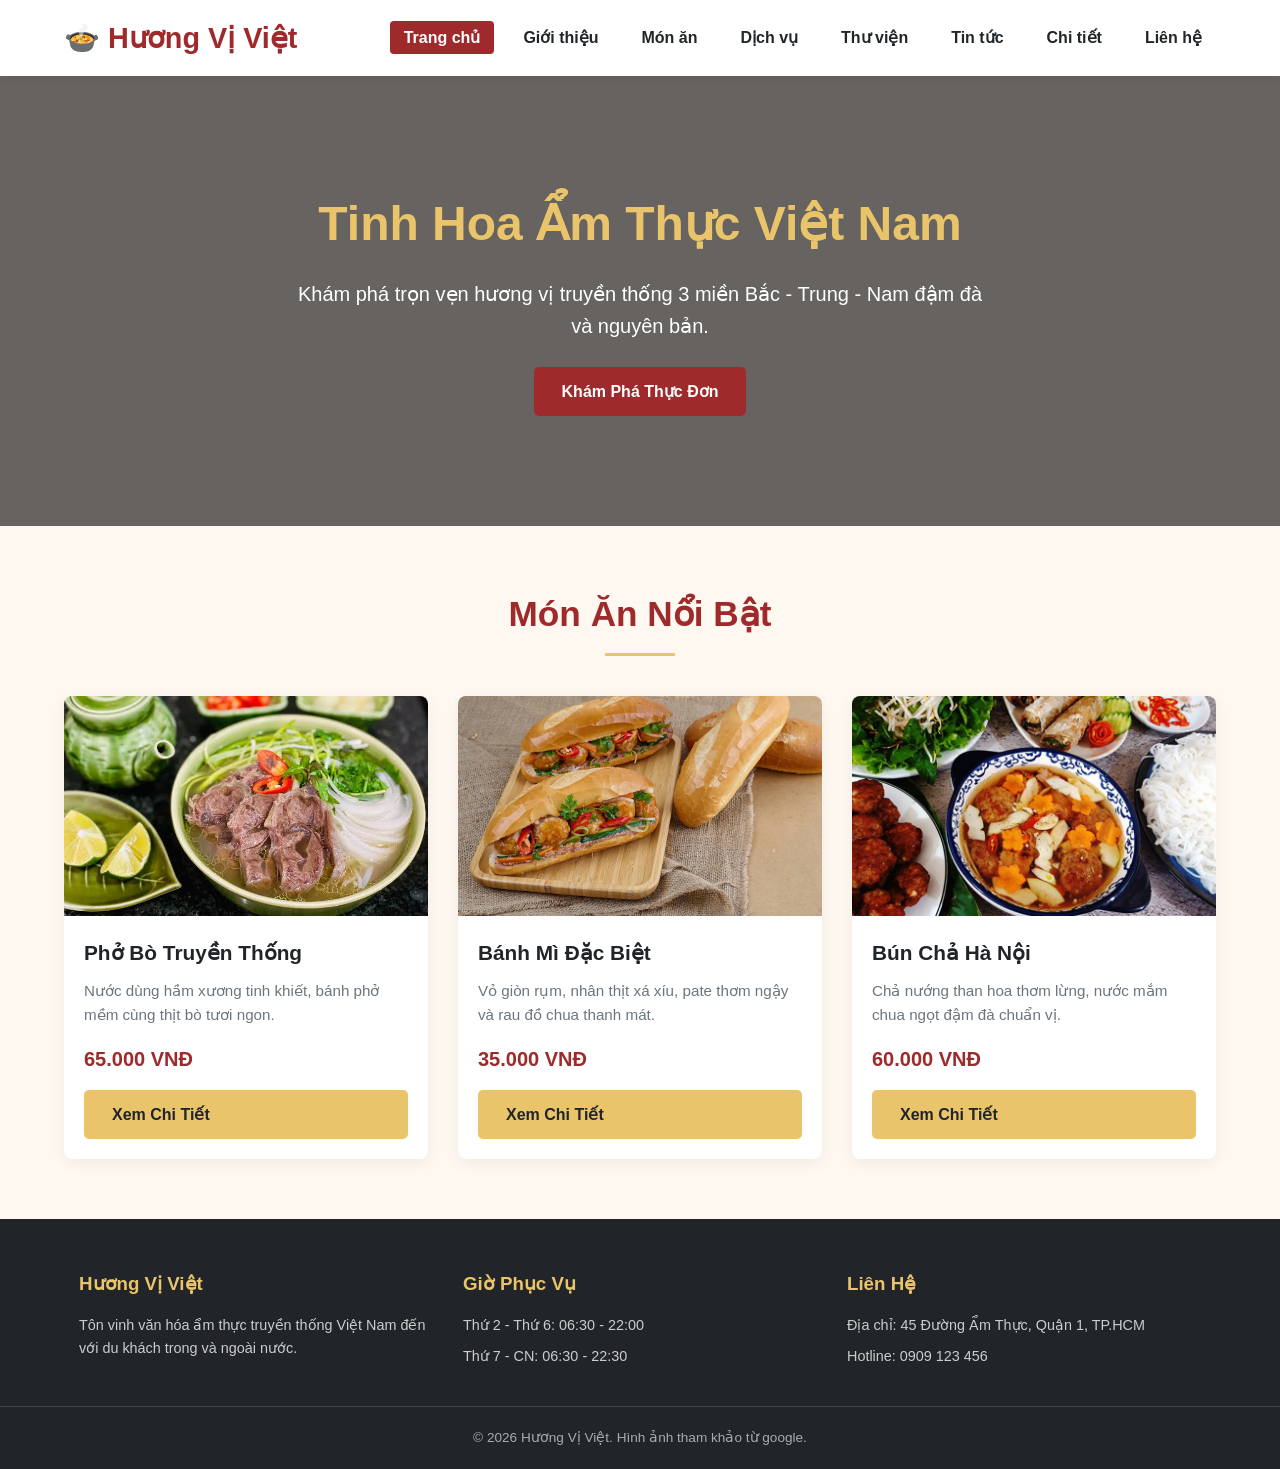
<file: index.html>
<!DOCTYPE html>
<html lang="vi">
<head>
    <meta charset="UTF-8">
    <meta name="viewport" content="width=device-width, initial-scale=1.0">
    <title>Trang chủ - Ẩm Thực Việt Nam</title>
    <link rel="stylesheet" href="css/style.css">
</head>
<body>
    <header>
        <div class="container header-container">
            <a href="index.html" class="logo">🍲 Hương Vị Việt</a>
            <nav>
                <ul class="nav-menu">
                    <li><a href="index.html" class="nav-link active">Trang chủ</a></li>
                    <li><a href="about.html" class="nav-link">Giới thiệu</a></li>
                    <li><a href="products.html" class="nav-link">Món ăn</a></li>
                    <li><a href="services.html" class="nav-link">Dịch vụ</a></li>
                    <li><a href="gallery.html" class="nav-link">Thư viện</a></li>
                    <li><a href="blog.html" class="nav-link">Tin tức</a></li>
                    <li><a href="details.html" class="nav-link">Chi tiết</a></li>
                    <li><a href="contact.html" class="nav-link">Liên hệ</a></li>
                </ul>
            </nav>
        </div>
    </header>

    <main>
        <section class="hero">
            <div class="container">
                <h1>Tinh Hoa Ẩm Thực Việt Nam</h1>
                <p>Khám phá trọn vẹn hương vị truyền thống 3 miền Bắc - Trung - Nam đậm đà và nguyên bản.</p>
                <a href="products.html" class="btn">Khám Phá Thực Đơn</a>
            </div>
        </section>

        <section class="section container">
            <h2 class="section-title">Món Ăn Nổi Bật</h2>
            <div class="grid">
                <article class="card">
                    <img src="images/pho.jpg" alt="Phở Bò Hà Nội" class="card-img">
                    <div class="card-body">
                        <h3 class="card-title">Phở Bò Truyền Thống</h3>
                        <p class="card-text">Nước dùng hầm xương tinh khiết, bánh phở mềm cùng thịt bò tươi ngon.</p>
                        <span class="card-price">65.000 VNĐ</span>
                        <a href="details.html" class="btn btn-secondary">Xem Chi Tiết</a>
                    </div>
                </article>
                <article class="card">
                    <img src="images/banhmi.webp" alt="Bánh Mì Sài Gòn" class="card-img">
                    <div class="card-body">
                        <h3 class="card-title">Bánh Mì Đặc Biệt</h3>
                        <p class="card-text">Vỏ giòn rụm, nhân thịt xá xíu, pate thơm ngậy và rau đồ chua thanh mát.</p>
                        <span class="card-price">35.000 VNĐ</span>
                        <a href="details.html" class="btn btn-secondary">Xem Chi Tiết</a>
                    </div>
                </article>
                <article class="card">
                    <img src="images/bunchahanoi.jpg" alt="Bún Chả Hà Nội" class="card-img">
                    <div class="card-body">
                        <h3 class="card-title">Bún Chả Hà Nội</h3>
                        <p class="card-text">Chả nướng than hoa thơm lừng, nước mắm chua ngọt đậm đà chuẩn vị.</p>
                        <span class="card-price">60.000 VNĐ</span>
                        <a href="details.html" class="btn btn-secondary">Xem Chi Tiết</a>
                    </div>
                </article>
            </div>
        </section>
    </main>

    <footer>
        <div class="container footer-grid">
            <div class="footer-col">
                <h3>Hương Vị Việt</h3>
                <p>Tôn vinh văn hóa ẩm thực truyền thống Việt Nam đến với du khách trong và ngoài nước.</p>
            </div>
            <div class="footer-col">
                <h3>Giờ Phục Vụ</h3>
                <p>Thứ 2 - Thứ 6: 06:30 - 22:00</p>
                <p>Thứ 7 - CN: 06:30 - 22:30</p>
            </div>
            <div class="footer-col">
                <h3>Liên Hệ</h3>
                <p>Địa chỉ: 45 Đường Ẩm Thực, Quận 1, TP.HCM</p>
                <p>Hotline: 0909 123 456</p>
            </div>
        </div>
        <div class="footer-bottom">
            <p>&copy; 2026 Hương Vị Việt. Hình ảnh tham khảo từ google.</p>
        </div>
    </footer>
</body>
</html>
</file>
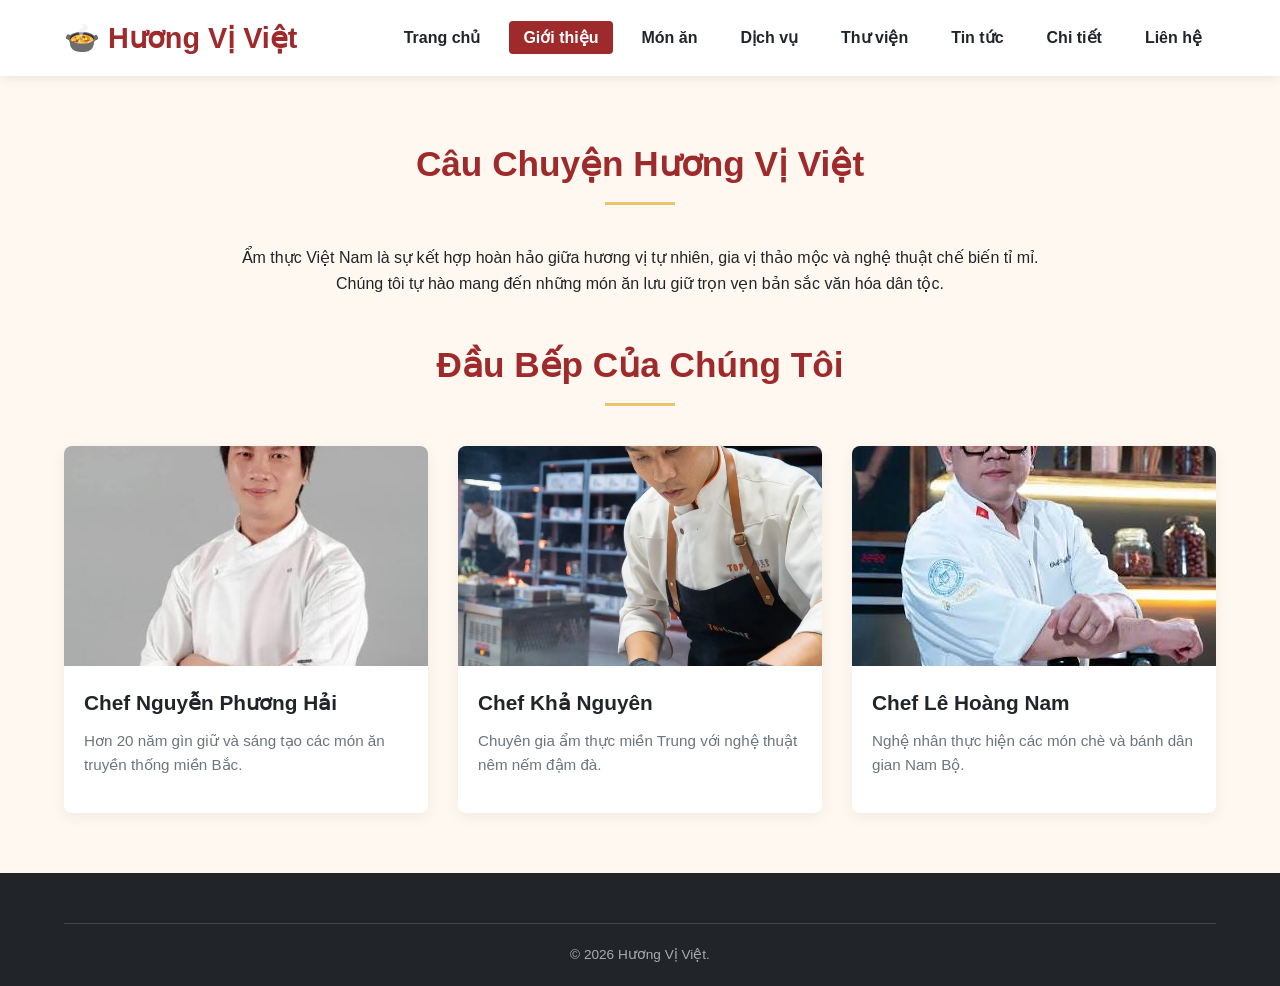
<file: about.html>
<!DOCTYPE html>
<html lang="vi">
<head>
    <meta charset="UTF-8">
    <meta name="viewport" content="width=device-width, initial-scale=1.0">
    <title>Giới thiệu - Ẩm Thực Việt Nam</title>
    <link rel="stylesheet" href="css/style.css">
</head>
<body>
    <header>
        <div class="container header-container">
            <a href="index.html" class="logo">🍲 Hương Vị Việt</a>
            <nav>
                <ul class="nav-menu">
                    <li><a href="index.html" class="nav-link">Trang chủ</a></li>
                    <li><a href="about.html" class="nav-link active">Giới thiệu</a></li>
                    <li><a href="products.html" class="nav-link">Món ăn</a></li>
                    <li><a href="services.html" class="nav-link">Dịch vụ</a></li>
                    <li><a href="gallery.html" class="nav-link">Thư viện</a></li>
                    <li><a href="blog.html" class="nav-link">Tin tức</a></li>
                    <li><a href="details.html" class="nav-link">Chi tiết</a></li>
                    <li><a href="contact.html" class="nav-link">Liên hệ</a></li>
                </ul>
            </nav>
        </div>
    </header>

    <main class="container section">
        <h1 class="section-title">Câu Chuyện Hương Vị Việt</h1>
        <div style="margin-bottom: 40px; text-align: center; max-width: 800px; margin-left: auto; margin-right: auto;">
            <p>Ẩm thực Việt Nam là sự kết hợp hoàn hảo giữa hương vị tự nhiên, gia vị thảo mộc và nghệ thuật chế biến tỉ mỉ. Chúng tôi tự hào mang đến những món ăn lưu giữ trọn vẹn bản sắc văn hóa dân tộc.</p>
        </div>

        <h2 class="section-title">Đầu Bếp Của Chúng Tôi</h2>
        <div class="grid">
            <article class="card">
                <img src="images/chef1.jpg" alt="Bếp trưởng" class="card-img">
                <div class="card-body">
                    <h3 class="card-title">Chef Nguyễn Phương Hải</h3>
                    <p class="card-text">Hơn 20 năm gìn giữ và sáng tạo các món ăn truyền thống miền Bắc.</p>
                </div>
            </article>
            <article class="card">
                <img src="images/chef2.webp" alt="Bếp phụ" class="card-img">
                <div class="card-body">
                    <h3 class="card-title">Chef Khả Nguyên</h3>
                    <p class="card-text">Chuyên gia ẩm thực miền Trung với nghệ thuật nêm nếm đậm đà.</p>
                </div>
            </article>
            <article class="card">
                <img src="images/chef3.jpg" alt="Đầu bếp bánh" class="card-img">
                <div class="card-body">
                    <h3 class="card-title">Chef Lê Hoàng Nam</h3>
                    <p class="card-text">Nghệ nhân thực hiện các món chè và bánh dân gian Nam Bộ.</p>
                </div>
            </article>
        </div>
    </main>

    <footer>
        <div class="container footer-bottom">
            <p>&copy; 2026 Hương Vị Việt.</p>
        </div>
    </footer>
</body>
</html>
</file>
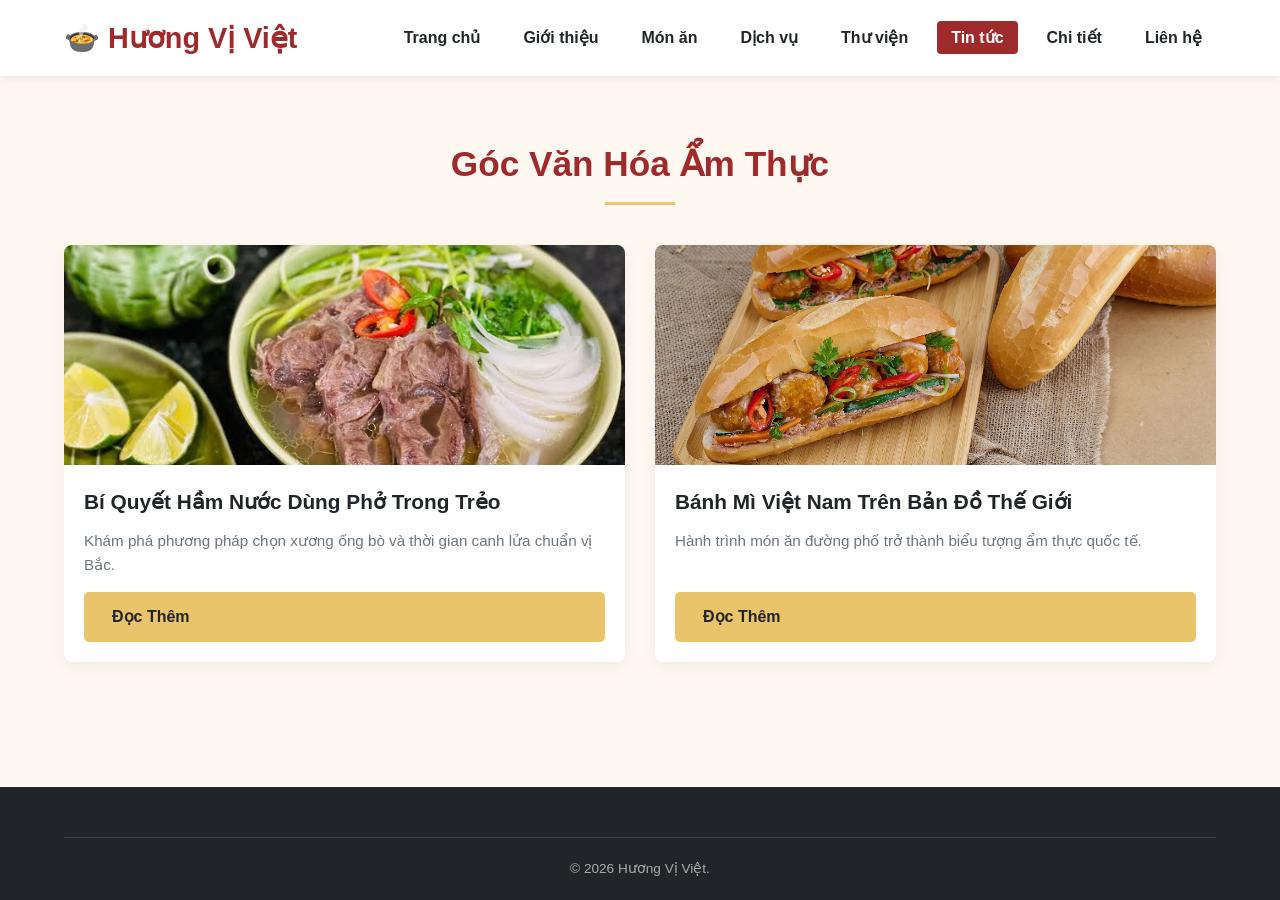
<file: blog.html>
<!DOCTYPE html>
<html lang="vi">
<head>
    <meta charset="UTF-8">
    <meta name="viewport" content="width=device-width, initial-scale=1.0">
    <title>Tin tức - Ẩm Thực Việt Nam</title>
    <link rel="stylesheet" href="css/style.css">
</head>
<body>
    <header>
        <div class="container header-container">
            <a href="index.html" class="logo">🍲 Hương Vị Việt</a>
            <nav>
                <ul class="nav-menu">
                    <li><a href="index.html" class="nav-link">Trang chủ</a></li>
                    <li><a href="about.html" class="nav-link">Giới thiệu</a></li>
                    <li><a href="products.html" class="nav-link">Món ăn</a></li>
                    <li><a href="services.html" class="nav-link">Dịch vụ</a></li>
                    <li><a href="gallery.html" class="nav-link">Thư viện</a></li>
                    <li><a href="blog.html" class="nav-link active">Tin tức</a></li>
                    <li><a href="details.html" class="nav-link">Chi tiết</a></li>
                    <li><a href="contact.html" class="nav-link">Liên hệ</a></li>
                </ul>
            </nav>
        </div>
    </header>

    <main class="container section">
        <h1 class="section-title">Góc Văn Hóa Ẩm Thực</h1>
        <div class="grid">
            <article class="card">
                <img src="images/pho.jpg" alt="Bài viết phở" class="card-img">
                <div class="card-body">
                    <h3 class="card-title">Bí Quyết Hầm Nước Dùng Phở Trong Trẻo</h3>
                    <p class="card-text">Khám phá phương pháp chọn xương ống bò và thời gian canh lửa chuẩn vị Bắc.</p>
                    <a href="details.html" class="btn btn-secondary">Đọc Thêm</a>
                </div>
            </article>
            <article class="card">
                <img src="images/banhmi.webp" alt="Bài viết bánh mì" class="card-img">
                <div class="card-body">
                    <h3 class="card-title">Bánh Mì Việt Nam Trên Bản Đồ Thế Giới</h3>
                    <p class="card-text">Hành trình món ăn đường phố trở thành biểu tượng ẩm thực quốc tế.</p>
                    <a href="details.html" class="btn btn-secondary">Đọc Thêm</a>
                </div>
            </article>
        </div>
    </main>

    <footer>
        <div class="container footer-bottom">
            <p>&copy; 2026 Hương Vị Việt.</p>
        </div>
    </footer>
</body>
</html>
</file>
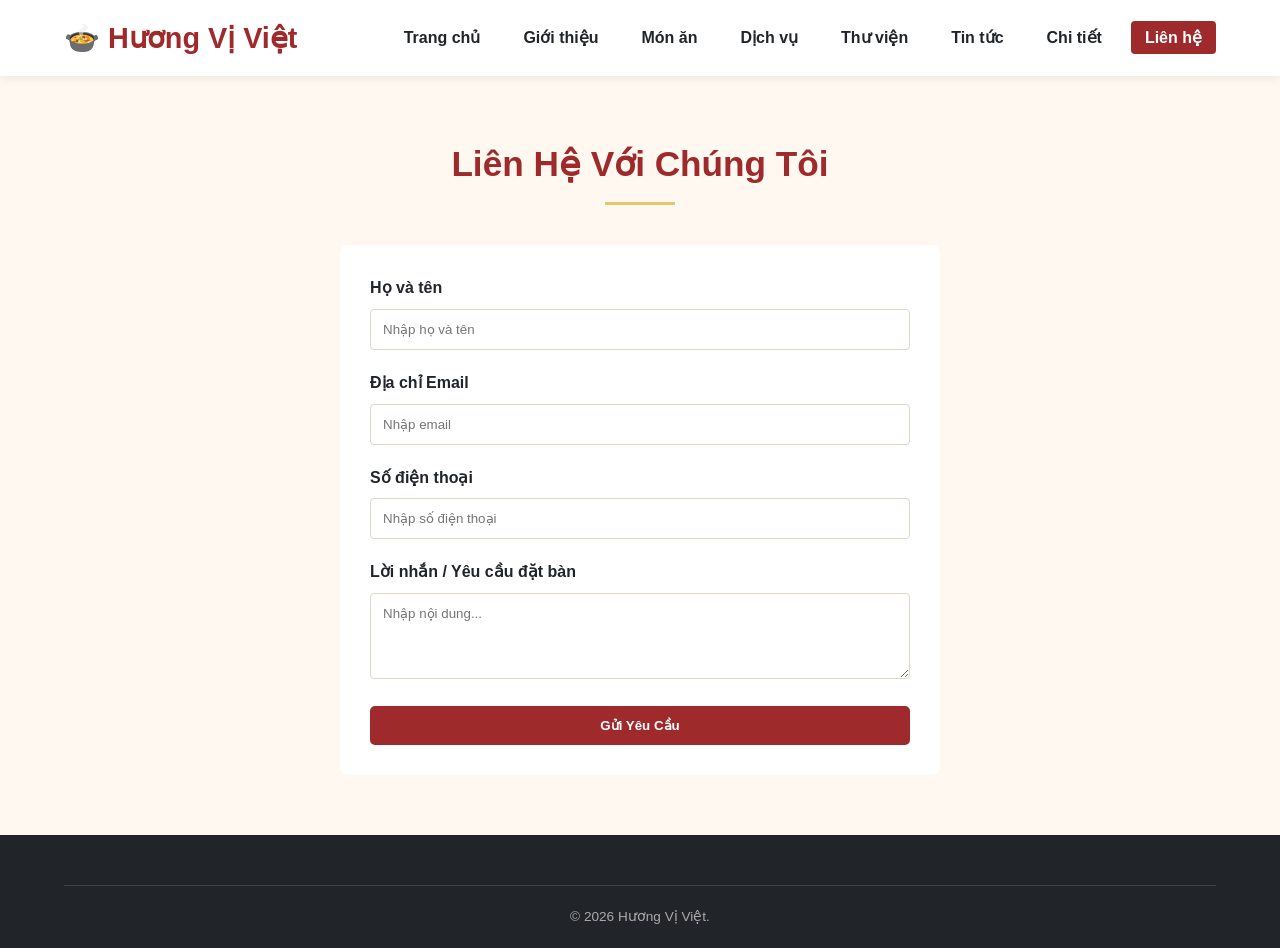
<file: contact.html>
<!DOCTYPE html>
<html lang="vi">
<head>
    <meta charset="UTF-8">
    <meta name="viewport" content="width=device-width, initial-scale=1.0">
    <title>Liên hệ - Ẩm Thực Việt Nam</title>
    <link rel="stylesheet" href="css/style.css">
</head>
<body>
    <header>
        <div class="container header-container">
            <a href="index.html" class="logo">🍲 Hương Vị Việt</a>
            <nav>
                <ul class="nav-menu">
                    <li><a href="index.html" class="nav-link">Trang chủ</a></li>
                    <li><a href="about.html" class="nav-link">Giới thiệu</a></li>
                    <li><a href="products.html" class="nav-link">Món ăn</a></li>
                    <li><a href="services.html" class="nav-link">Dịch vụ</a></li>
                    <li><a href="gallery.html" class="nav-link">Thư viện</a></li>
                    <li><a href="blog.html" class="nav-link">Tin tức</a></li>
                    <li><a href="details.html" class="nav-link">Chi tiết</a></li>
                    <li><a href="contact.html" class="nav-link active">Liên hệ</a></li>
                </ul>
            </nav>
        </div>
    </header>

    <main class="container section">
        <h1 class="section-title">Liên Hệ Với Chúng Tôi</h1>
        <div style="max-width: 600px; margin: 0 auto; background: white; padding: 30px; border-radius: 8px;">
            <form action="#" method="post">
                <div class="form-group">
                    <label for="fullname">Họ và tên</label>
                    <input type="text" id="fullname" class="form-control" placeholder="Nhập họ và tên" required>
                </div>
                <div class="form-group">
                    <label for="email">Địa chỉ Email</label>
                    <input type="email" id="email" class="form-control" placeholder="Nhập email" required>
                </div>
                <div class="form-group">
                    <label for="phone">Số điện thoại</label>
                    <input type="tel" id="phone" class="form-control" placeholder="Nhập số điện thoại" required>
                </div>
                <div class="form-group">
                    <label for="note">Lời nhắn / Yêu cầu đặt bàn</label>
                    <textarea id="note" rows="4" class="form-control" placeholder="Nhập nội dung..." required></textarea>
                </div>
                <button type="submit" class="btn" style="width: 100%;">Gửi Yêu Cầu</button>
            </form>
        </div>
    </main>

    <footer>
        <div class="container footer-bottom">
            <p>&copy; 2026 Hương Vị Việt.</p>
        </div>
    </footer>
</body>
</html>
</file>
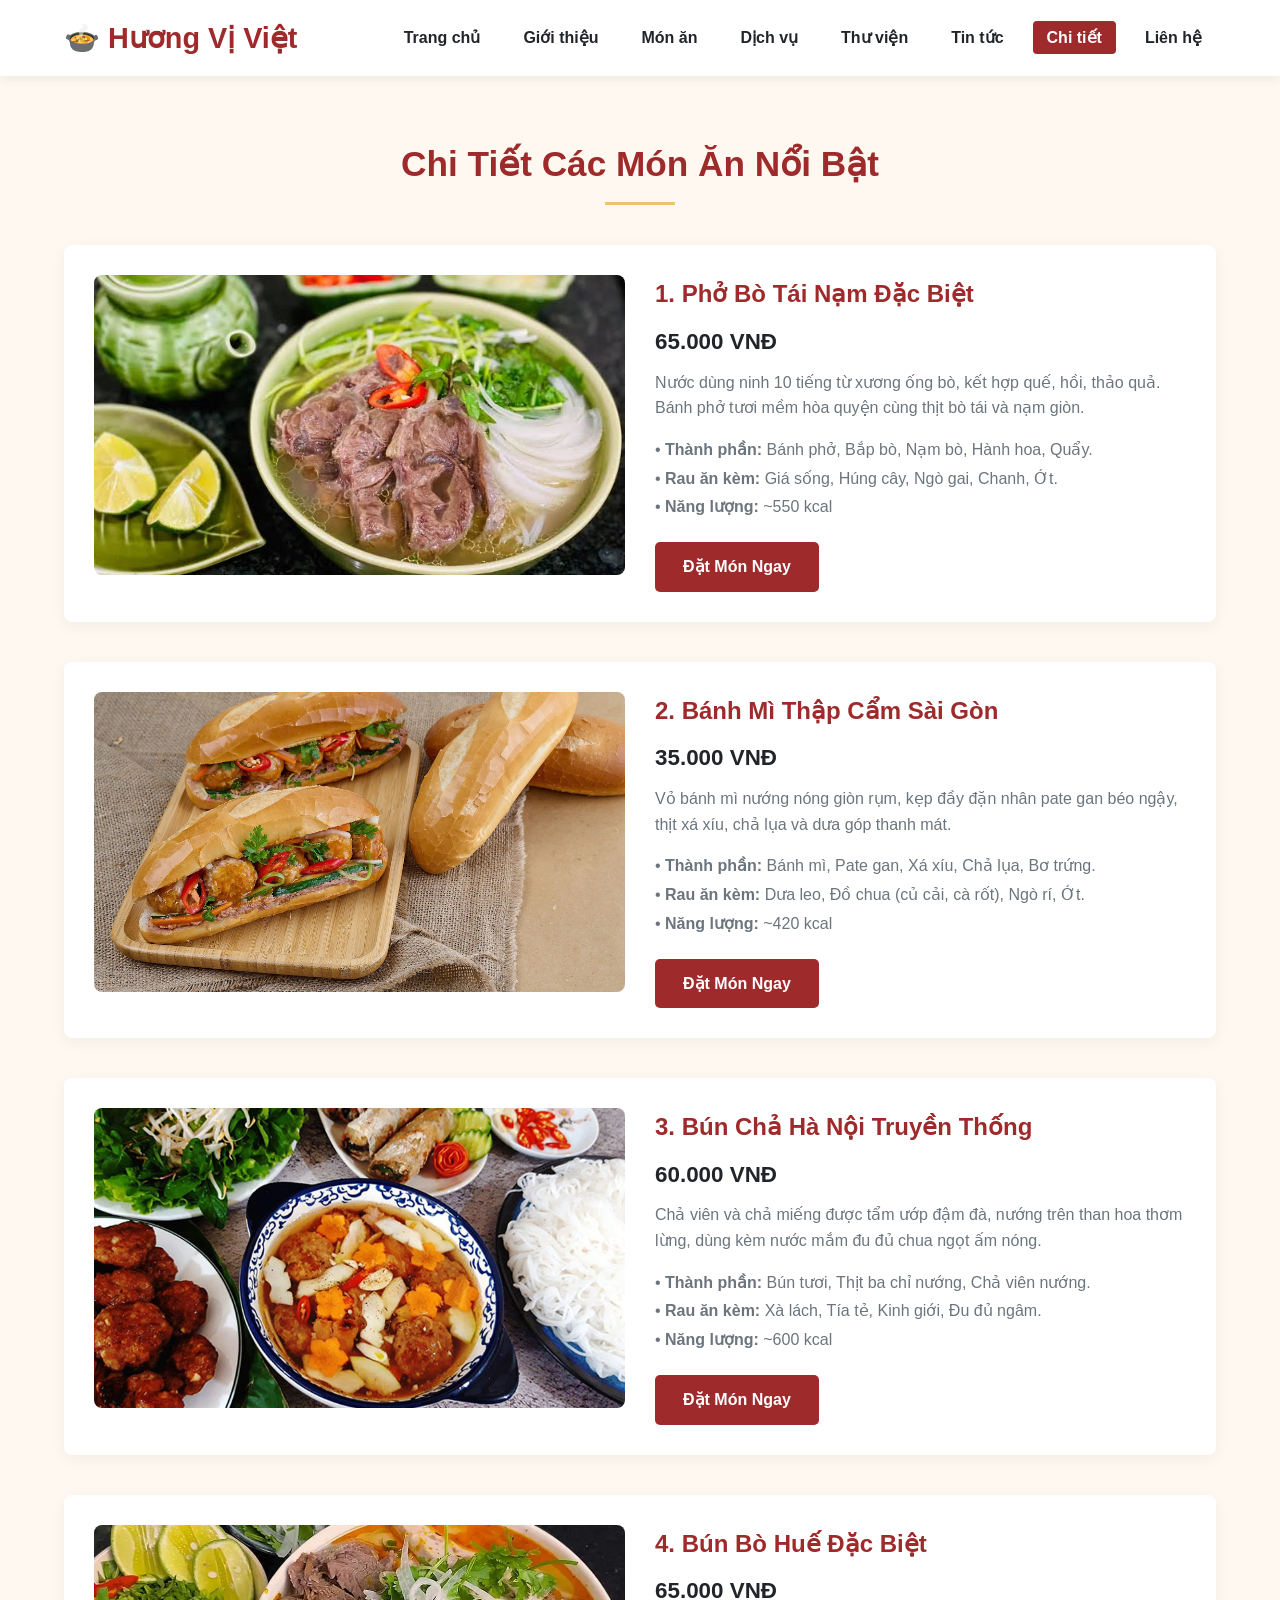
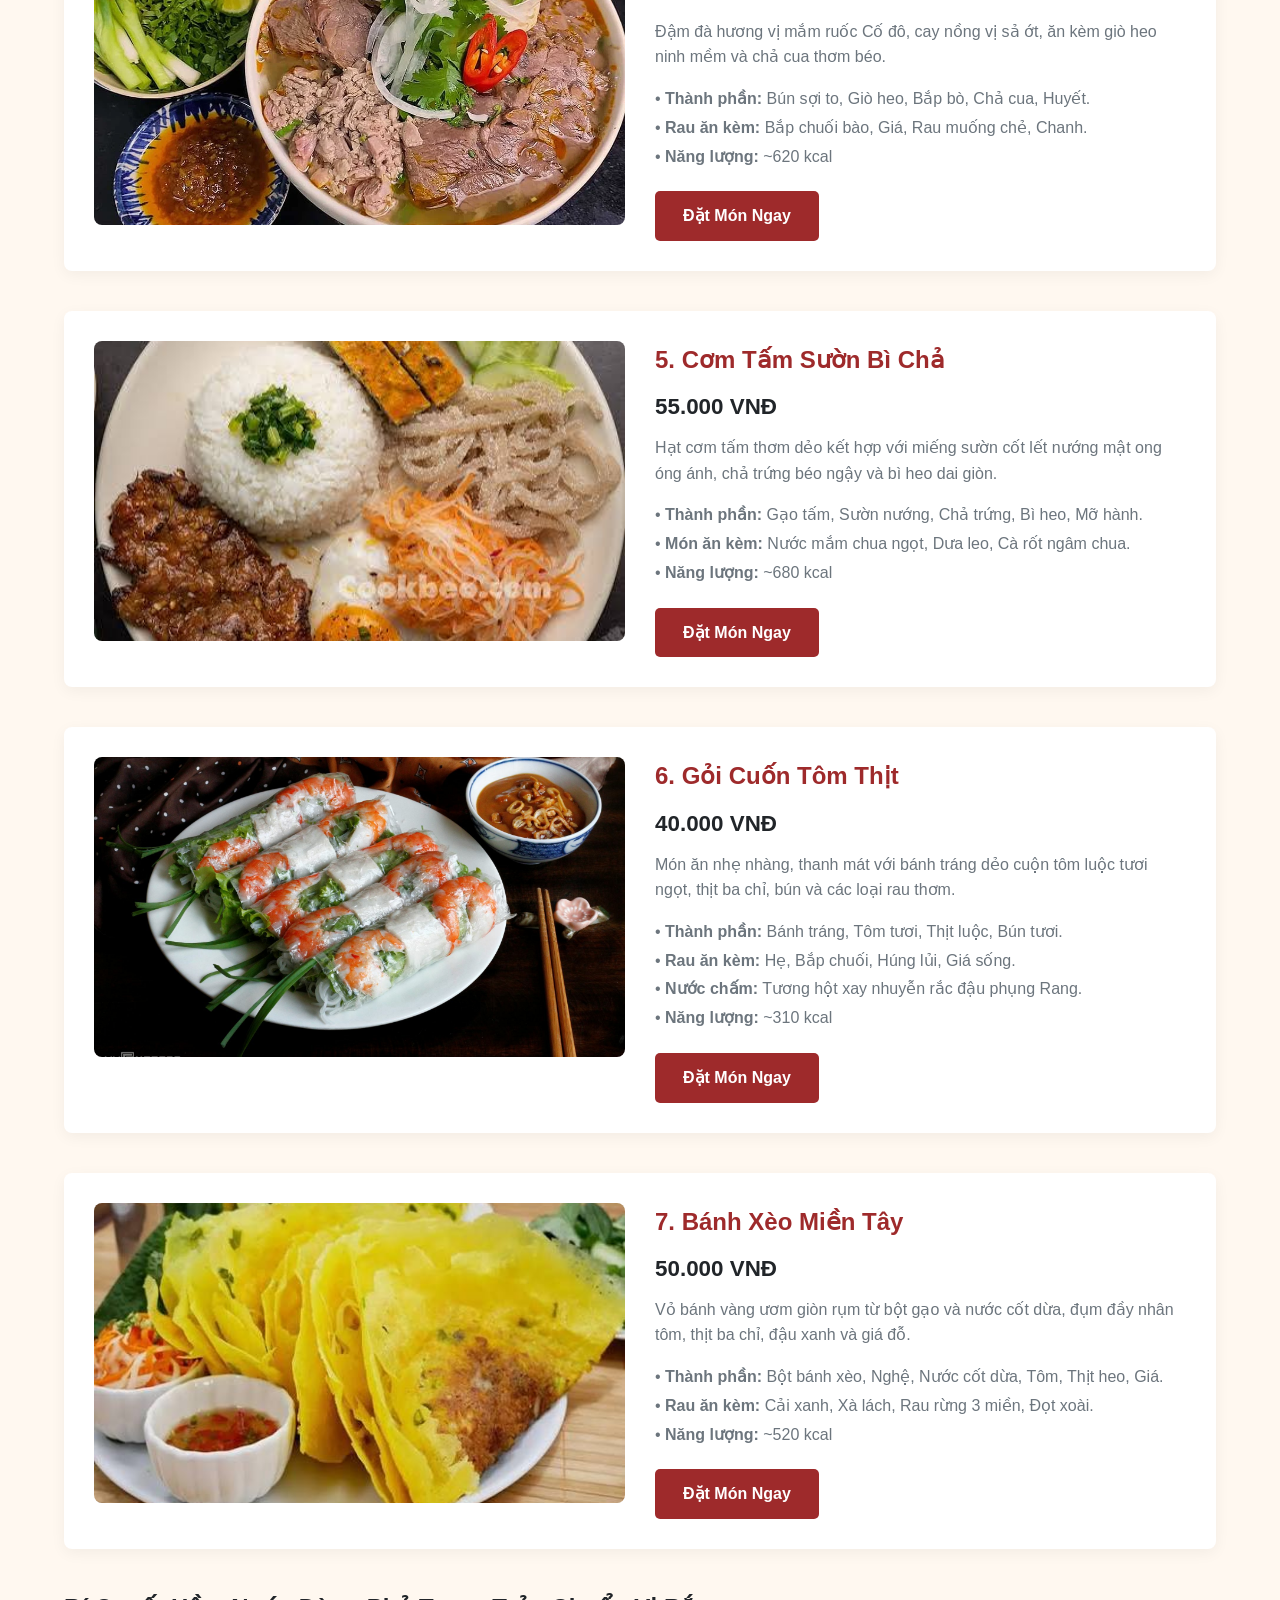
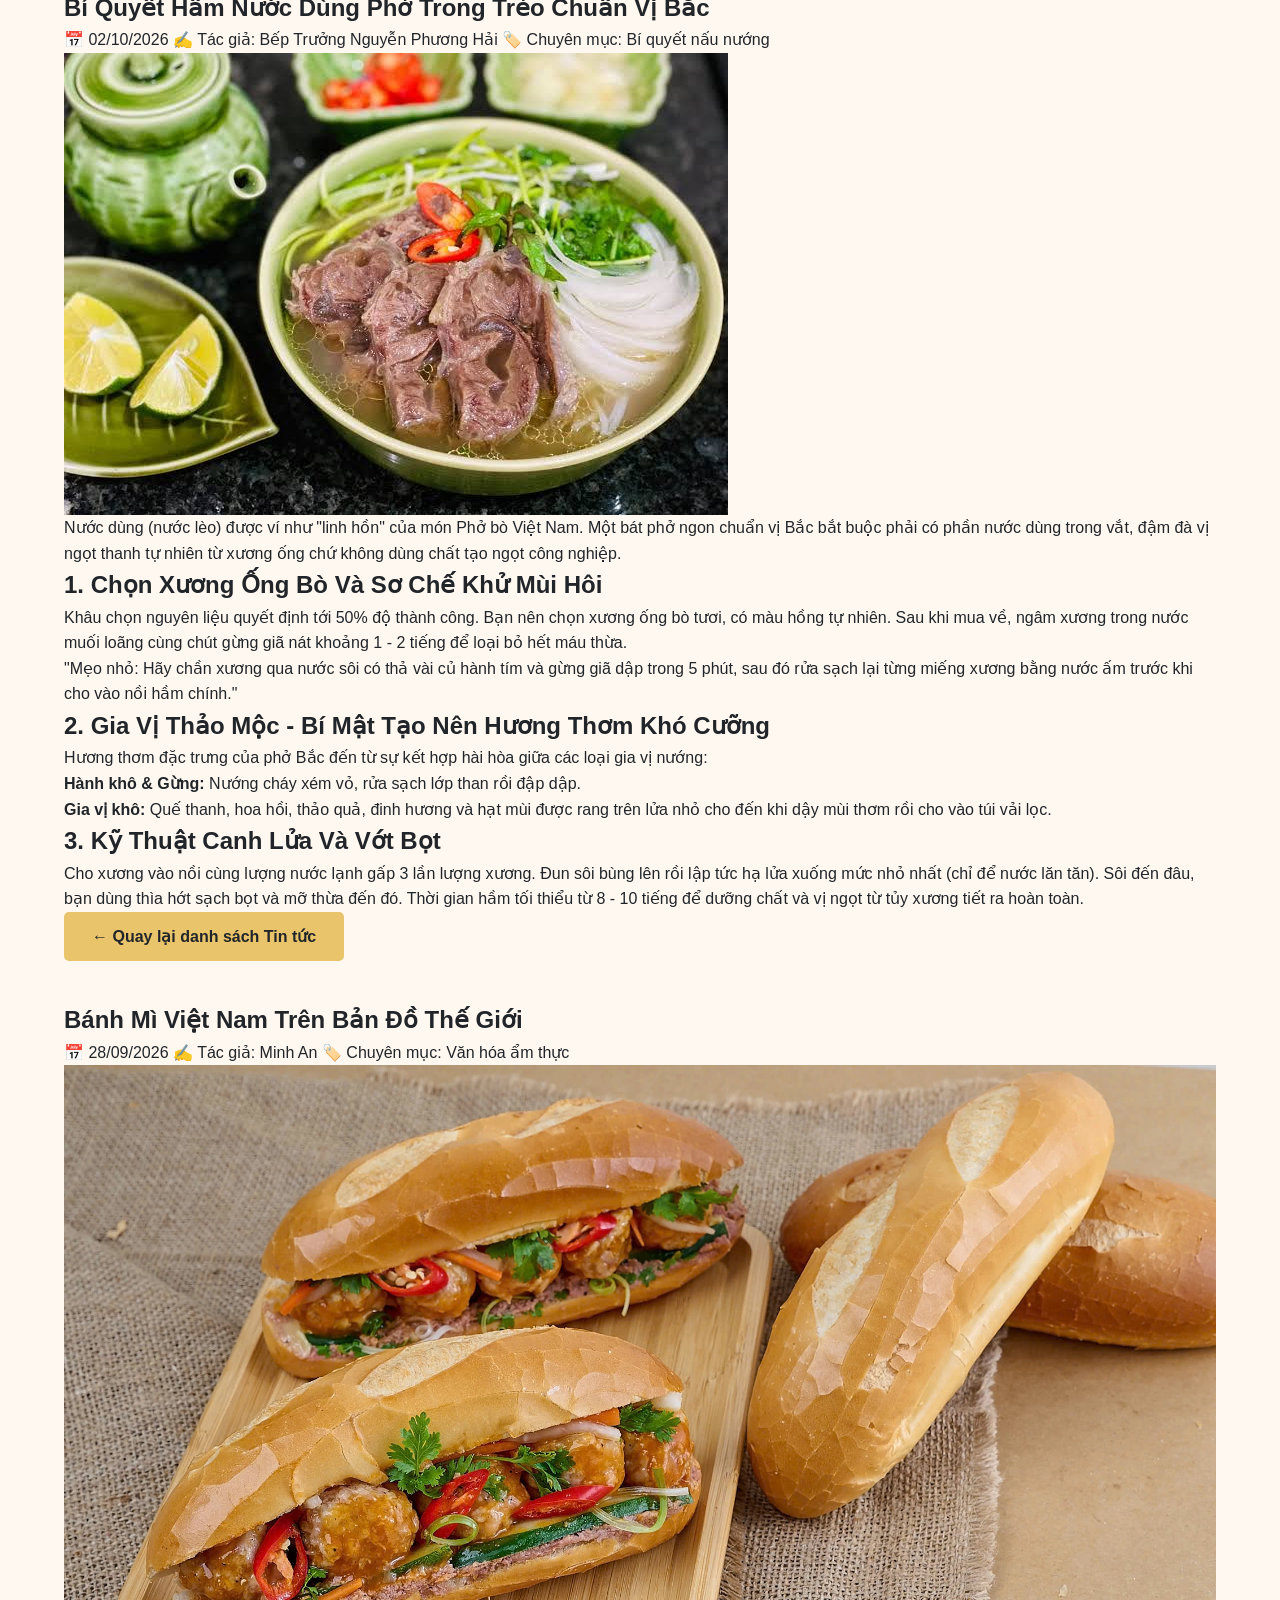
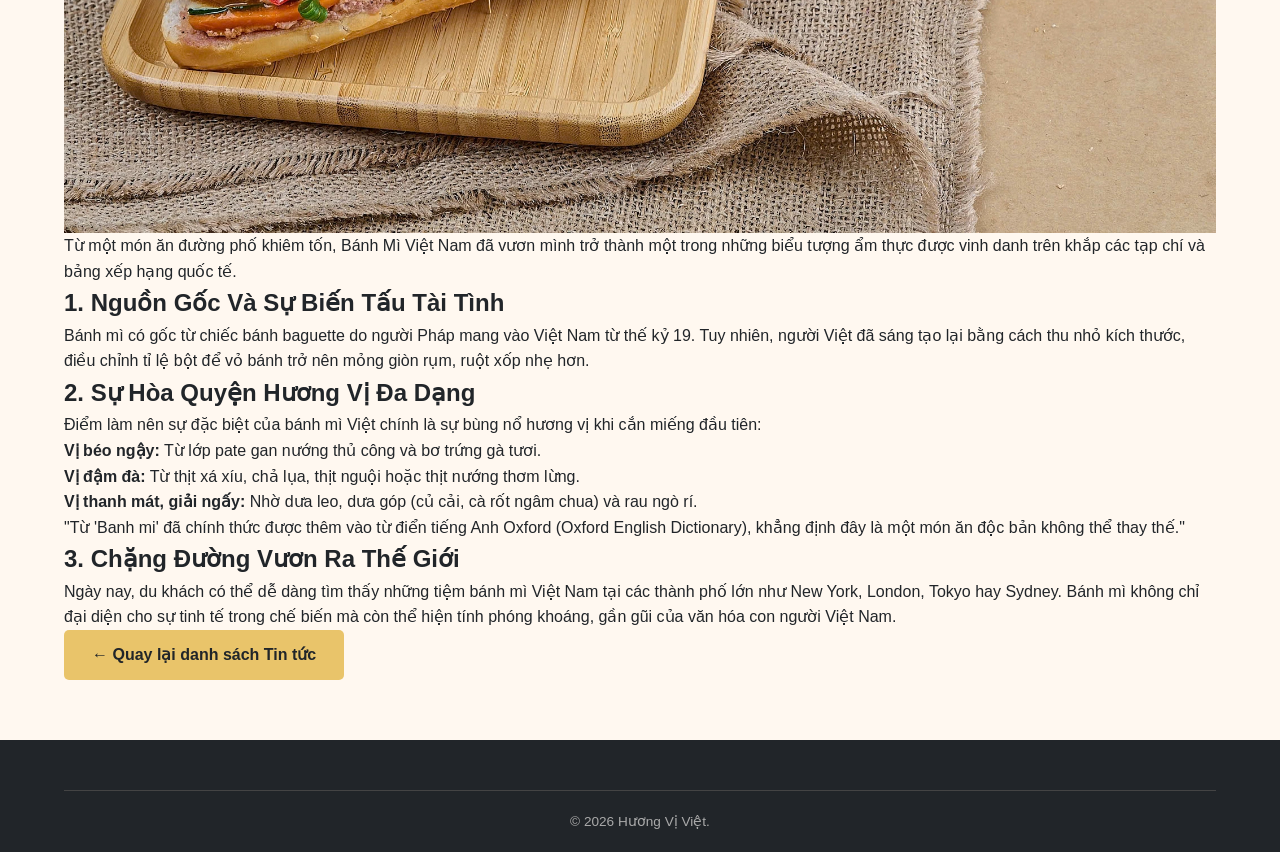
<file: details.html>
<!DOCTYPE html>
<html lang="vi">
<head>
    <meta charset="UTF-8">
    <meta name="viewport" content="width=device-width, initial-scale=1.0">
    <title>Chi tiết món ăn - Ẩm Thực Việt Nam</title>
    <link rel="stylesheet" href="css/style.css">
</head>
<body>
    <header>
        <div class="container header-container">
            <a href="index.html" class="logo">🍲 Hương Vị Việt</a>
            <nav>
                <ul class="nav-menu">
                    <li><a href="index.html" class="nav-link">Trang chủ</a></li>
                    <li><a href="about.html" class="nav-link">Giới thiệu</a></li>
                    <li><a href="products.html" class="nav-link">Món ăn</a></li>
                    <li><a href="services.html" class="nav-link">Dịch vụ</a></li>
                    <li><a href="gallery.html" class="nav-link">Thư viện</a></li>
                    <li><a href="blog.html" class="nav-link">Tin tức</a></li>
                    <li><a href="details.html" class="nav-link active">Chi tiết</a></li>
                    <li><a href="contact.html" class="nav-link">Liên hệ</a></li>
                </ul>
            </nav>
        </div>
    </header>

    <main class="container section">
        <h1 class="section-title">Chi Tiết Các Món Ăn Nổi Bật</h1>

        <div style="display: flex; flex-direction: column; gap: 40px;">
            
            <!-- MÓN 1: PHỞ BÒ -->
            <article style="display: flex; flex-wrap: wrap; gap: 30px; background: white; padding: 30px; border-radius: 8px; box-shadow: 0 4px 15px rgba(0,0,0,0.05);">
                <div style="flex: 1; min-width: 280px;">
                    <img src="images/pho.jpg" alt="Phở Bò" style="width:100%; border-radius: 8px; object-fit: cover; height: 100%; max-height: 300px;">
                </div>
                <div style="flex: 1; min-width: 280px;">
                    <h2 style="color: var(--primary-color); margin-bottom: 10px;">1. Phở Bò Tái Nạm Đặc Biệt</h2>
                    <p style="font-size: 1.4rem; font-weight: bold; color: var(--dark-color); margin-bottom: 10px;">65.000 VNĐ</p>
                    <p style="margin-bottom: 15px; color: var(--gray);">Nước dùng ninh 10 tiếng từ xương ống bò, kết hợp quế, hồi, thảo quả. Bánh phở tươi mềm hòa quyện cùng thịt bò tái và nạm giòn.</p>
                    <ul style="margin-bottom: 20px; color: var(--gray); line-height: 1.8;">
                        <li>• <strong>Thành phần:</strong> Bánh phở, Bắp bò, Nạm bò, Hành hoa, Quẩy.</li>
                        <li>• <strong>Rau ăn kèm:</strong> Giá sống, Húng cây, Ngò gai, Chanh, Ớt.</li>
                        <li>• <strong>Năng lượng:</strong> ~550 kcal</li>
                    </ul>
                    <a href="contact.html" class="btn">Đặt Món Ngay</a>
                </div>
            </article>

            <!-- MÓN 2: BÁNH MÌ -->
            <article style="display: flex; flex-wrap: wrap; gap: 30px; background: white; padding: 30px; border-radius: 8px; box-shadow: 0 4px 15px rgba(0,0,0,0.05);">
                <div style="flex: 1; min-width: 280px;">
                    <img src="images/banhmi.webp" alt="Bánh Mì" style="width:100%; border-radius: 8px; object-fit: cover; height: 100%; max-height: 300px;">
                </div>
                <div style="flex: 1; min-width: 280px;">
                    <h2 style="color: var(--primary-color); margin-bottom: 10px;">2. Bánh Mì Thập Cẩm Sài Gòn</h2>
                    <p style="font-size: 1.4rem; font-weight: bold; color: var(--dark-color); margin-bottom: 10px;">35.000 VNĐ</p>
                    <p style="margin-bottom: 15px; color: var(--gray);">Vỏ bánh mì nướng nóng giòn rụm, kẹp đầy đặn nhân pate gan béo ngậy, thịt xá xíu, chả lụa và dưa góp thanh mát.</p>
                    <ul style="margin-bottom: 20px; color: var(--gray); line-height: 1.8;">
                        <li>• <strong>Thành phần:</strong> Bánh mì, Pate gan, Xá xíu, Chả lụa, Bơ trứng.</li>
                        <li>• <strong>Rau ăn kèm:</strong> Dưa leo, Đồ chua (củ cải, cà rốt), Ngò rí, Ớt.</li>
                        <li>• <strong>Năng lượng:</strong> ~420 kcal</li>
                    </ul>
                    <a href="contact.html" class="btn">Đặt Món Ngay</a>
                </div>
            </article>

            <!-- MÓN 3: BÚN CHẢ -->
            <article style="display: flex; flex-wrap: wrap; gap: 30px; background: white; padding: 30px; border-radius: 8px; box-shadow: 0 4px 15px rgba(0,0,0,0.05);">
                <div style="flex: 1; min-width: 280px;">
                    <img src="images/bunchahanoi.jpg" alt="Bún Chả" style="width:100%; border-radius: 8px; object-fit: cover; height: 100%; max-height: 300px;">
                </div>
                <div style="flex: 1; min-width: 280px;">
                    <h2 style="color: var(--primary-color); margin-bottom: 10px;">3. Bún Chả Hà Nội Truyền Thống</h2>
                    <p style="font-size: 1.4rem; font-weight: bold; color: var(--dark-color); margin-bottom: 10px;">60.000 VNĐ</p>
                    <p style="margin-bottom: 15px; color: var(--gray);">Chả viên và chả miếng được tẩm ướp đậm đà, nướng trên than hoa thơm lừng, dùng kèm nước mắm đu đủ chua ngọt ấm nóng.</p>
                    <ul style="margin-bottom: 20px; color: var(--gray); line-height: 1.8;">
                        <li>• <strong>Thành phần:</strong> Bún tươi, Thịt ba chỉ nướng, Chả viên nướng.</li>
                        <li>• <strong>Rau ăn kèm:</strong> Xà lách, Tía tẻ, Kinh giới, Đu đủ ngâm.</li>
                        <li>• <strong>Năng lượng:</strong> ~600 kcal</li>
                    </ul>
                    <a href="contact.html" class="btn">Đặt Món Ngay</a>
                </div>
            </article>

            <!-- MÓN 4: BÚN BÒ HUẾ -->
            <article style="display: flex; flex-wrap: wrap; gap: 30px; background: white; padding: 30px; border-radius: 8px; box-shadow: 0 4px 15px rgba(0,0,0,0.05);">
                <div style="flex: 1; min-width: 280px;">
                    <img src="images/food1.webp" alt="Bún Bò Huế" style="width:100%; border-radius: 8px; object-fit: cover; height: 100%; max-height: 300px;">
                </div>
                <div style="flex: 1; min-width: 280px;">
                    <h2 style="color: var(--primary-color); margin-bottom: 10px;">4. Bún Bò Huế Đặc Biệt</h2>
                    <p style="font-size: 1.4rem; font-weight: bold; color: var(--dark-color); margin-bottom: 10px;">65.000 VNĐ</p>
                    <p style="margin-bottom: 15px; color: var(--gray);">Đậm đà hương vị mắm ruốc Cố đô, cay nồng vị sả ớt, ăn kèm giò heo ninh mềm và chả cua thơm béo.</p>
                    <ul style="margin-bottom: 20px; color: var(--gray); line-height: 1.8;">
                        <li>• <strong>Thành phần:</strong> Bún sợi to, Giò heo, Bắp bò, Chả cua, Huyết.</li>
                        <li>• <strong>Rau ăn kèm:</strong> Bắp chuối bào, Giá, Rau muống chẻ, Chanh.</li>
                        <li>• <strong>Năng lượng:</strong> ~620 kcal</li>
                    </ul>
                    <a href="contact.html" class="btn">Đặt Món Ngay</a>
                </div>
            </article>

            <!-- MÓN 5: CƠM TẤM -->
            <article style="display: flex; flex-wrap: wrap; gap: 30px; background: white; padding: 30px; border-radius: 8px; box-shadow: 0 4px 15px rgba(0,0,0,0.05);">
                <div style="flex: 1; min-width: 280px;">
                    <img src="images/food2.jpg" alt="Cơm Tấm" style="width:100%; border-radius: 8px; object-fit: cover; height: 100%; max-height: 300px;">
                </div>
                <div style="flex: 1; min-width: 280px;">
                    <h2 style="color: var(--primary-color); margin-bottom: 10px;">5. Cơm Tấm Sườn Bì Chả</h2>
                    <p style="font-size: 1.4rem; font-weight: bold; color: var(--dark-color); margin-bottom: 10px;">55.000 VNĐ</p>
                    <p style="margin-bottom: 15px; color: var(--gray);">Hạt cơm tấm thơm dẻo kết hợp với miếng sườn cốt lết nướng mật ong óng ánh, chả trứng béo ngậy và bì heo dai giòn.</p>
                    <ul style="margin-bottom: 20px; color: var(--gray); line-height: 1.8;">
                        <li>• <strong>Thành phần:</strong> Gạo tấm, Sườn nướng, Chả trứng, Bì heo, Mỡ hành.</li>
                        <li>• <strong>Món ăn kèm:</strong> Nước mắm chua ngọt, Dưa leo, Cà rốt ngâm chua.</li>
                        <li>• <strong>Năng lượng:</strong> ~680 kcal</li>
                    </ul>
                    <a href="contact.html" class="btn">Đặt Món Ngay</a>
                </div>
            </article>

            <!-- MÓN 6: GỎI CUỐN -->
            <article style="display: flex; flex-wrap: wrap; gap: 30px; background: white; padding: 30px; border-radius: 8px; box-shadow: 0 4px 15px rgba(0,0,0,0.05);">
                <div style="flex: 1; min-width: 280px;">
                    <img src="images/food3.jpg" alt="Gỏi Cuốn" style="width:100%; border-radius: 8px; object-fit: cover; height: 100%; max-height: 300px;">
                </div>
                <div style="flex: 1; min-width: 280px;">
                    <h2 style="color: var(--primary-color); margin-bottom: 10px;">6. Gỏi Cuốn Tôm Thịt</h2>
                    <p style="font-size: 1.4rem; font-weight: bold; color: var(--dark-color); margin-bottom: 10px;">40.000 VNĐ</p>
                    <p style="margin-bottom: 15px; color: var(--gray);">Món ăn nhẹ nhàng, thanh mát với bánh tráng dẻo cuộn tôm luộc tươi ngọt, thịt ba chỉ, bún và các loại rau thơm.</p>
                    <ul style="margin-bottom: 20px; color: var(--gray); line-height: 1.8;">
                        <li>• <strong>Thành phần:</strong> Bánh tráng, Tôm tươi, Thịt luộc, Bún tươi.</li>
                        <li>• <strong>Rau ăn kèm:</strong> Hẹ, Bắp chuối, Húng lủi, Giá sống.</li>
                        <li>• <strong>Nước chấm:</strong> Tương hột xay nhuyễn rắc đậu phụng Rang.</li>
                        <li>• <strong>Năng lượng:</strong> ~310 kcal</li>
                    </ul>
                    <a href="contact.html" class="btn">Đặt Món Ngay</a>
                </div>
            </article>

            <!-- MÓN 7: BÁNH XÈO -->
            <article style="display: flex; flex-wrap: wrap; gap: 30px; background: white; padding: 30px; border-radius: 8px; box-shadow: 0 4px 15px rgba(0,0,0,0.05);">
                <div style="flex: 1; min-width: 280px;">
                    <img src="images/food4.jpg" alt="Bánh Xèo" style="width:100%; border-radius: 8px; object-fit: cover; height: 100%; max-height: 300px;">
                </div>
                <div style="flex: 1; min-width: 280px;">
                    <h2 style="color: var(--primary-color); margin-bottom: 10px;">7. Bánh Xèo Miền Tây</h2>
                    <p style="font-size: 1.4rem; font-weight: bold; color: var(--dark-color); margin-bottom: 10px;">50.000 VNĐ</p>
                    <p style="margin-bottom: 15px; color: var(--gray);">Vỏ bánh vàng ươm giòn rụm từ bột gạo và nước cốt dừa, đụm đầy nhân tôm, thịt ba chỉ, đậu xanh và giá đỗ.</p>
                    <ul style="margin-bottom: 20px; color: var(--gray); line-height: 1.8;">
                        <li>• <strong>Thành phần:</strong> Bột bánh xèo, Nghệ, Nước cốt dừa, Tôm, Thịt heo, Giá.</li>
                        <li>• <strong>Rau ăn kèm:</strong> Cải xanh, Xà lách, Rau rừng 3 miền, Đọt xoài.</li>
                        <li>• <strong>Năng lượng:</strong> ~520 kcal</li>
                    </ul>
                    <a href="contact.html" class="btn">Đặt Món Ngay</a>
                </div>
            </article>
<article class="article-detail" id="bai-viet-1">
            <div class="article-header">
                <h1 class="article-title">Bí Quyết Hầm Nước Dùng Phở Trong Trẻo Chuẩn Vị Bắc</h1>
                <div class="article-meta">
                    <span>📅 02/10/2026</span>
                    <span>✍️ Tác giả: Bếp Trưởng Nguyễn Phương Hải</span>
                    <span>🏷️ Chuyên mục: Bí quyết nấu nướng</span>
                </div>
            </div>

            <img src="images/pho.jpg" alt="Bí quyết hầm nước dùng phở" class="article-featured-img">

            <div class="article-body">
                <p>Nước dùng (nước lèo) được ví như "linh hồn" của món Phở bò Việt Nam. Một bát phở ngon chuẩn vị Bắc bắt buộc phải có phần nước dùng trong vắt, đậm đà vị ngọt thanh tự nhiên từ xương ống chứ không dùng chất tạo ngọt công nghiệp.</p>

                <h2>1. Chọn Xương Ống Bò Và Sơ Chế Khử Mùi Hôi</h2>
                <p>Khâu chọn nguyên liệu quyết định tới 50% độ thành công. Bạn nên chọn xương ống bò tươi, có màu hồng tự nhiên. Sau khi mua về, ngâm xương trong nước muối loãng cùng chút gừng giã nát khoảng 1 - 2 tiếng để loại bỏ hết máu thừa.</p>
                
                <blockquote>
                    "Mẹo nhỏ: Hãy chần xương qua nước sôi có thả vài củ hành tím và gừng giã dập trong 5 phút, sau đó rửa sạch lại từng miếng xương bằng nước ấm trước khi cho vào nồi hầm chính."
                </blockquote>

                <h2>2. Gia Vị Thảo Mộc - Bí Mật Tạo Nên Hương Thơm Khó Cưỡng</h2>
                <p>Hương thơm đặc trưng của phở Bắc đến từ sự kết hợp hài hòa giữa các loại gia vị nướng:</p>
                <ul>
                    <li><strong>Hành khô & Gừng:</strong> Nướng cháy xém vỏ, rửa sạch lớp than rồi đập dập.</li>
                    <li><strong>Gia vị khô:</strong> Quế thanh, hoa hồi, thảo quả, đinh hương và hạt mùi được rang trên lửa nhỏ cho đến khi dậy mùi thơm rồi cho vào túi vải lọc.</li>
                </ul>

                <h2>3. Kỹ Thuật Canh Lửa Và Vớt Bọt</h2>
                <p>Cho xương vào nồi cùng lượng nước lạnh gấp 3 lần lượng xương. Đun sôi bùng lên rồi lập tức hạ lửa xuống mức nhỏ nhất (chỉ để nước lăn tăn). Sôi đến đâu, bạn dùng thìa hớt sạch bọt và mỡ thừa đến đó. Thời gian hầm tối thiểu từ 8 - 10 tiếng để dưỡng chất và vị ngọt từ tủy xương tiết ra hoàn toàn.</p>

                <a href="blog.html" class="btn btn-secondary back-btn">&larr; Quay lại danh sách Tin tức</a>
            </div>
        </article>

        <article class="article-detail" id="bai-viet-2">
            <div class="article-header">
                <h1 class="article-title">Bánh Mì Việt Nam Trên Bản Đồ Thế Giới</h1>
                <div class="article-meta">
                    <span>📅 28/09/2026</span>
                    <span>✍️ Tác giả: Minh An</span>
                    <span>🏷️ Chuyên mục: Văn hóa ẩm thực</span>
                </div>
            </div>

            <img src="images/banhmi.webp" alt="Bánh mì Việt Nam" class="article-featured-img">

            <div class="article-body">
                <p>Từ một món ăn đường phố khiêm tốn, Bánh Mì Việt Nam đã vươn mình trở thành một trong những biểu tượng ẩm thực được vinh danh trên khắp các tạp chí và bảng xếp hạng quốc tế.</p>

                <h2>1. Nguồn Gốc Và Sự Biến Tấu Tài Tình</h2>
                <p>Bánh mì có gốc từ chiếc bánh baguette do người Pháp mang vào Việt Nam từ thế kỷ 19. Tuy nhiên, người Việt đã sáng tạo lại bằng cách thu nhỏ kích thước, điều chỉnh tỉ lệ bột để vỏ bánh trở nên mỏng giòn rụm, ruột xốp nhẹ hơn.</p>

                <h2>2. Sự Hòa Quyện Hương Vị Đa Dạng</h2>
                <p>Điểm làm nên sự đặc biệt của bánh mì Việt chính là sự bùng nổ hương vị khi cắn miếng đầu tiên:</p>

                <ul>
                    <li><strong>Vị béo ngậy:</strong> Từ lớp pate gan nướng thủ công và bơ trứng gà tươi.</li>
                    <li><strong>Vị đậm đà:</strong> Từ thịt xá xíu, chả lụa, thịt nguội hoặc thịt nướng thơm lừng.</li>
                    <li><strong>Vị thanh mát, giải ngấy:</strong> Nhờ dưa leo, dưa góp (củ cải, cà rốt ngâm chua) và rau ngò rí.</li>
                </ul>

                <blockquote>
                    "Từ 'Banh mi' đã chính thức được thêm vào từ điển tiếng Anh Oxford (Oxford English Dictionary), khẳng định đây là một món ăn độc bản không thể thay thế."
                </blockquote>

                <h2>3. Chặng Đường Vươn Ra Thế Giới</h2>
                <p>Ngày nay, du khách có thể dễ dàng tìm thấy những tiệm bánh mì Việt Nam tại các thành phố lớn như New York, London, Tokyo hay Sydney. Bánh mì không chỉ đại diện cho sự tinh tế trong chế biến mà còn thể hiện tính phóng khoáng, gần gũi của văn hóa con người Việt Nam.</p>

                <a href="blog.html" class="btn btn-secondary back-btn">&larr; Quay lại danh sách Tin tức</a>
            </div>
        </article>

        </div>
    </main>

    <footer>
        <div class="container footer-bottom">
            <p>&copy; 2026 Hương Vị Việt.</p>
        </div>
    </footer>
</body>
</html>
</file>
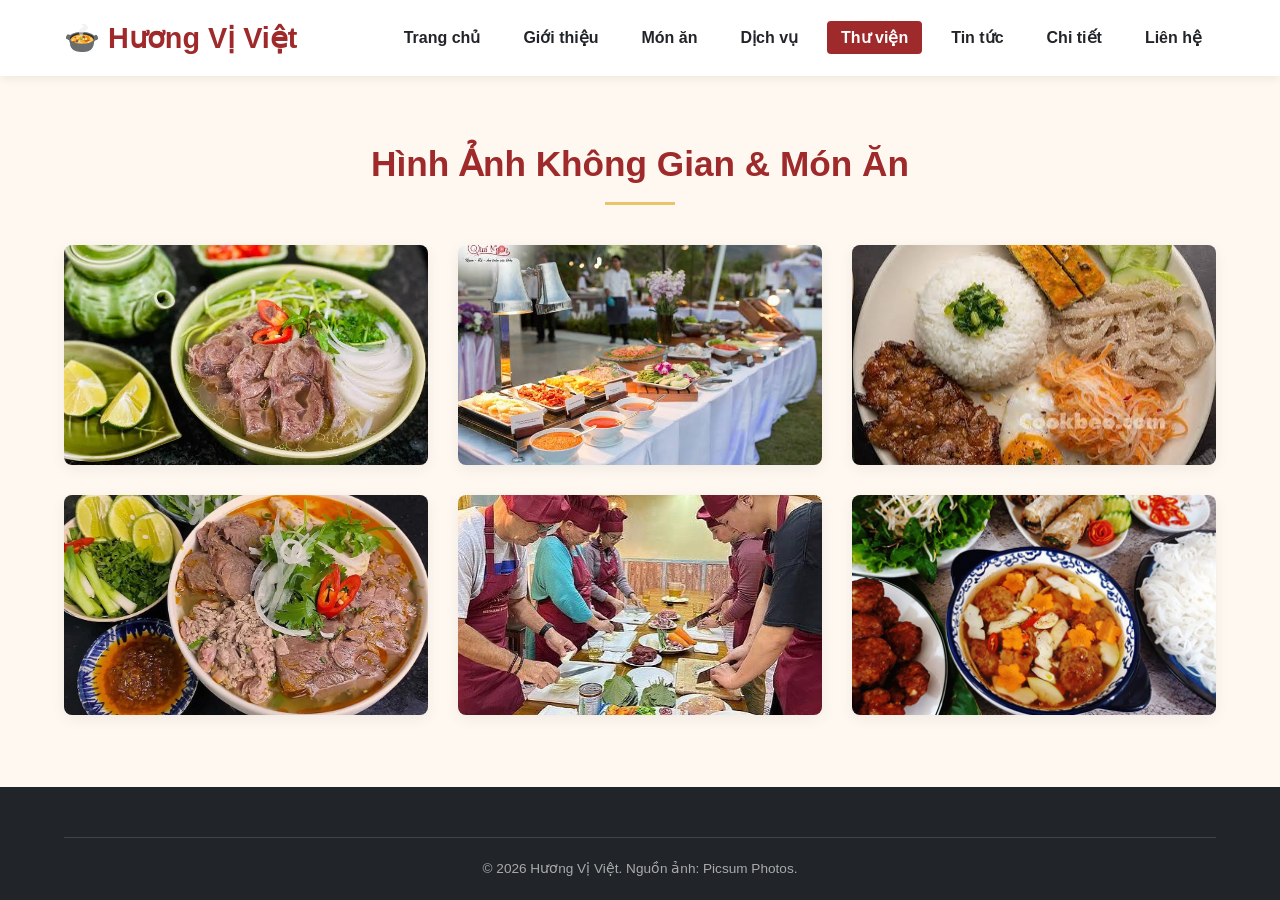
<file: gallery.html>
<!DOCTYPE html>
<html lang="vi">
<head>
    <meta charset="UTF-8">
    <meta name="viewport" content="width=device-width, initial-scale=1.0">
    <title>Thư viện - Ẩm Thực Việt Nam</title>
    <link rel="stylesheet" href="css/style.css">
</head>
<body>
    <header>
        <div class="container header-container">
            <a href="index.html" class="logo">🍲 Hương Vị Việt</a>
            <nav>
                <ul class="nav-menu">
                    <li><a href="index.html" class="nav-link">Trang chủ</a></li>
                    <li><a href="about.html" class="nav-link">Giới thiệu</a></li>
                    <li><a href="products.html" class="nav-link">Món ăn</a></li>
                    <li><a href="services.html" class="nav-link">Dịch vụ</a></li>
                    <li><a href="gallery.html" class="nav-link active">Thư viện</a></li>
                    <li><a href="blog.html" class="nav-link">Tin tức</a></li>
                    <li><a href="details.html" class="nav-link">Chi tiết</a></li>
                    <li><a href="contact.html" class="nav-link">Liên hệ</a></li>
                </ul>
            </nav>
        </div>
    </header>

    <main class="container section">
        <h1 class="section-title">Hình Ảnh Không Gian & Món Ăn</h1>
        <div class="grid">
            <div class="card"><img src="images/pho.jpg" alt="Hình 1" class="card-img"></div>
            <div class="card"><img src="images/sv1.jpg" alt="Hình 2" class="card-img"></div>
            <div class="card"><img src="images/food2.jpg" alt="Hình 3" class="card-img"></div>
            <div class="card"><img src="images/food1.webp" alt="Hình 4" class="card-img"></div>
            <div class="card"><img src="images/sv2.jpg" alt="Hình 5" class="card-img"></div>
            <div class="card"><img src="images/bunchahanoi.jpg" alt="Hình 6" class="card-img"></div>
        </div>
    </main>

    <footer>
        <div class="container footer-bottom">
            <p>&copy; 2026 Hương Vị Việt. Nguồn ảnh: Picsum Photos.</p>
        </div>
    </footer>
</body>
</html>
</file>
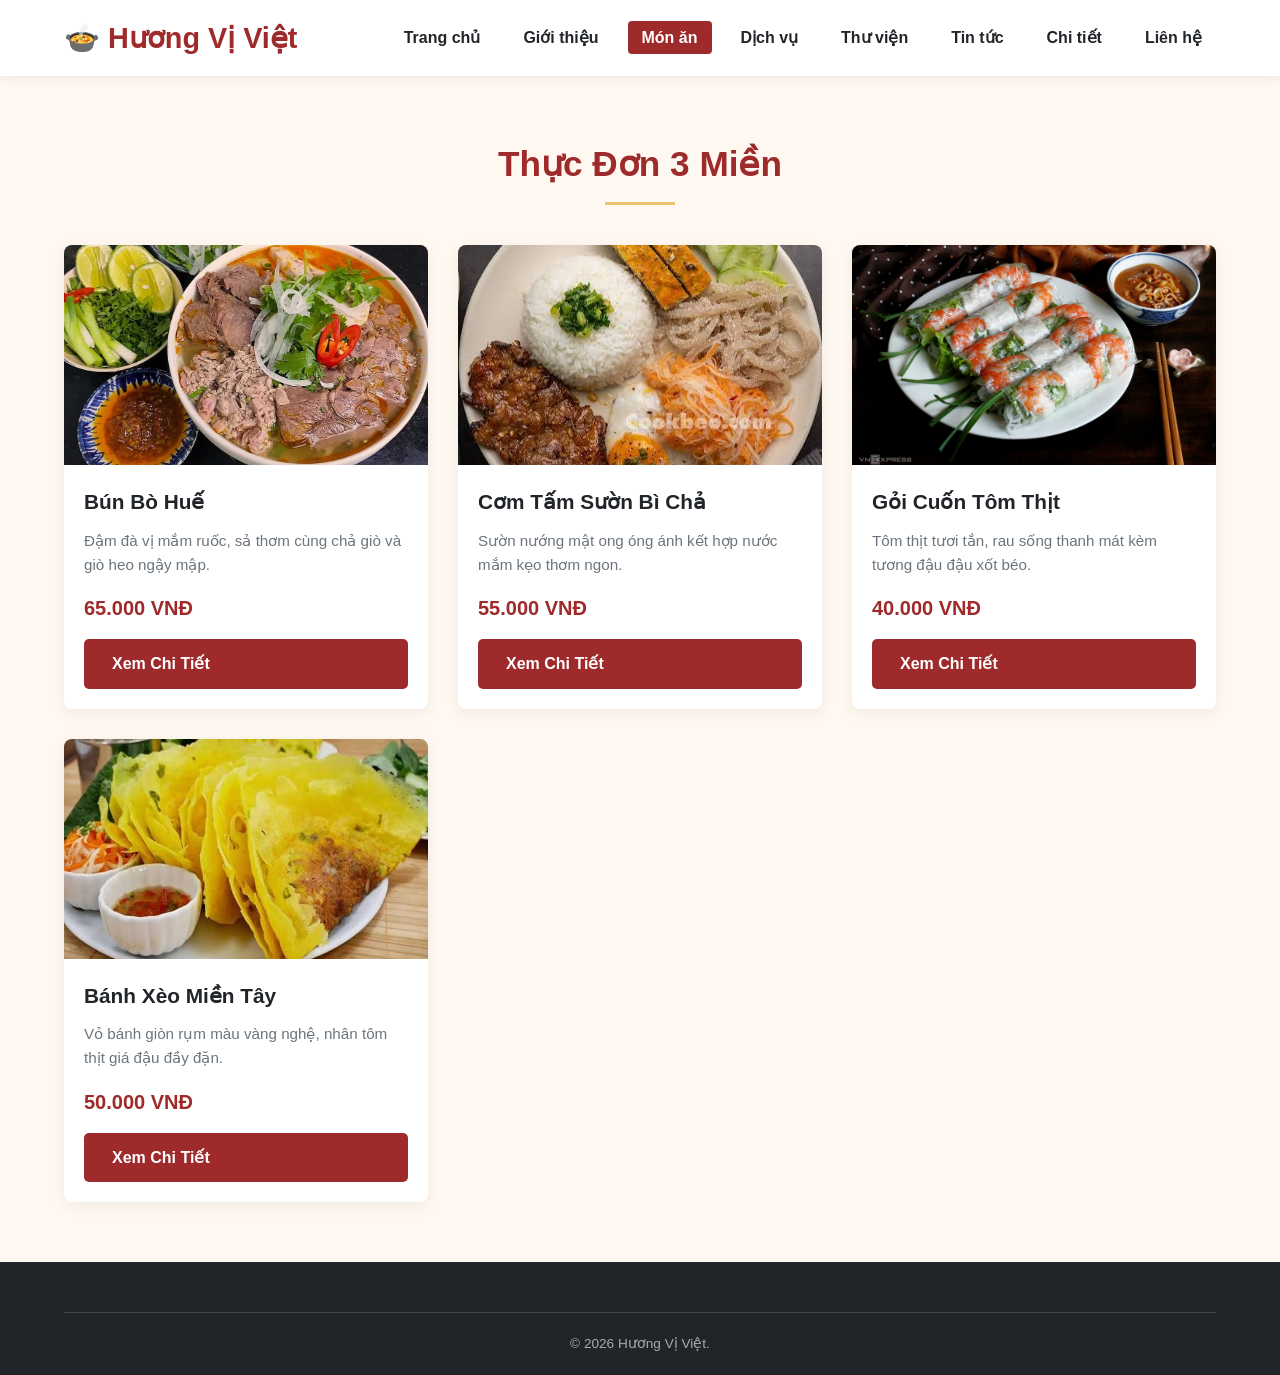
<file: products.html>
<!DOCTYPE html>
<html lang="vi">
<head>
    <meta charset="UTF-8">
    <meta name="viewport" content="width=device-width, initial-scale=1.0">
    <title>Món ăn - Ẩm Thực Việt Nam</title>
    <link rel="stylesheet" href="css/style.css">
</head>
<body>
    <header>
        <div class="container header-container">
            <a href="index.html" class="logo">🍲 Hương Vị Việt</a>
            <nav>
                <ul class="nav-menu">
                    <li><a href="index.html" class="nav-link">Trang chủ</a></li>
                    <li><a href="about.html" class="nav-link">Giới thiệu</a></li>
                    <li><a href="products.html" class="nav-link active">Món ăn</a></li>
                    <li><a href="services.html" class="nav-link">Dịch vụ</a></li>
                    <li><a href="gallery.html" class="nav-link">Thư viện</a></li>
                    <li><a href="blog.html" class="nav-link">Tin tức</a></li>
                    <li><a href="details.html" class="nav-link">Chi tiết</a></li>
                    <li><a href="contact.html" class="nav-link">Liên hệ</a></li>
                </ul>
            </nav>
        </div>
    </header>

    <main class="container section">
        <h1 class="section-title">Thực Đơn 3 Miền</h1>
        <div class="grid">
            <article class="card">
                <img src="images/food1.webp" alt="Bún Bò Huế" class="card-img">
                <div class="card-body">
                    <h3 class="card-title">Bún Bò Huế</h3>
                    <p class="card-text">Đậm đà vị mắm ruốc, sả thơm cùng chả giò và giò heo ngậy mập.</p>
                    <span class="card-price">65.000 VNĐ</span>
                    <a href="details.html" class="btn">Xem Chi Tiết</a>
                </div>
            </article>
            <article class="card">
                <img src="images/food2.jpg" alt="Cơm Tấm Sài Gòn" class="card-img">
                <div class="card-body">
                    <h3 class="card-title">Cơm Tấm Sườn Bì Chả</h3>
                    <p class="card-text">Sườn nướng mật ong óng ánh kết hợp nước mắm kẹo thơm ngon.</p>
                    <span class="card-price">55.000 VNĐ</span>
                    <a href="details.html" class="btn">Xem Chi Tiết</a>
                </div>
            </article>
            <article class="card">
                <img src="images/food3.jpg" alt="Gỏi Cuốn" class="card-img">
                <div class="card-body">
                    <h3 class="card-title">Gỏi Cuốn Tôm Thịt</h3>
                    <p class="card-text">Tôm thịt tươi tắn, rau sống thanh mát kèm tương đậu đậu xốt béo.</p>
                    <span class="card-price">40.000 VNĐ</span>
                    <a href="details.html" class="btn">Xem Chi Tiết</a>
                </div>
            </article>
            <article class="card">
                <img src="images/food4.jpg" alt="Bánh Xèo" class="card-img">
                <div class="card-body">
                    <h3 class="card-title">Bánh Xèo Miền Tây</h3>
                    <p class="card-text">Vỏ bánh giòn rụm màu vàng nghệ, nhân tôm thịt giá đậu đầy đặn.</p>
                    <span class="card-price">50.000 VNĐ</span>
                    <a href="details.html" class="btn">Xem Chi Tiết</a>
                </div>
            </article>
        </div>
    </main>

    <footer>
        <div class="container footer-bottom">
            <p>&copy; 2026 Hương Vị Việt.</p>
        </div>
    </footer>
</body>
</html>
</file>
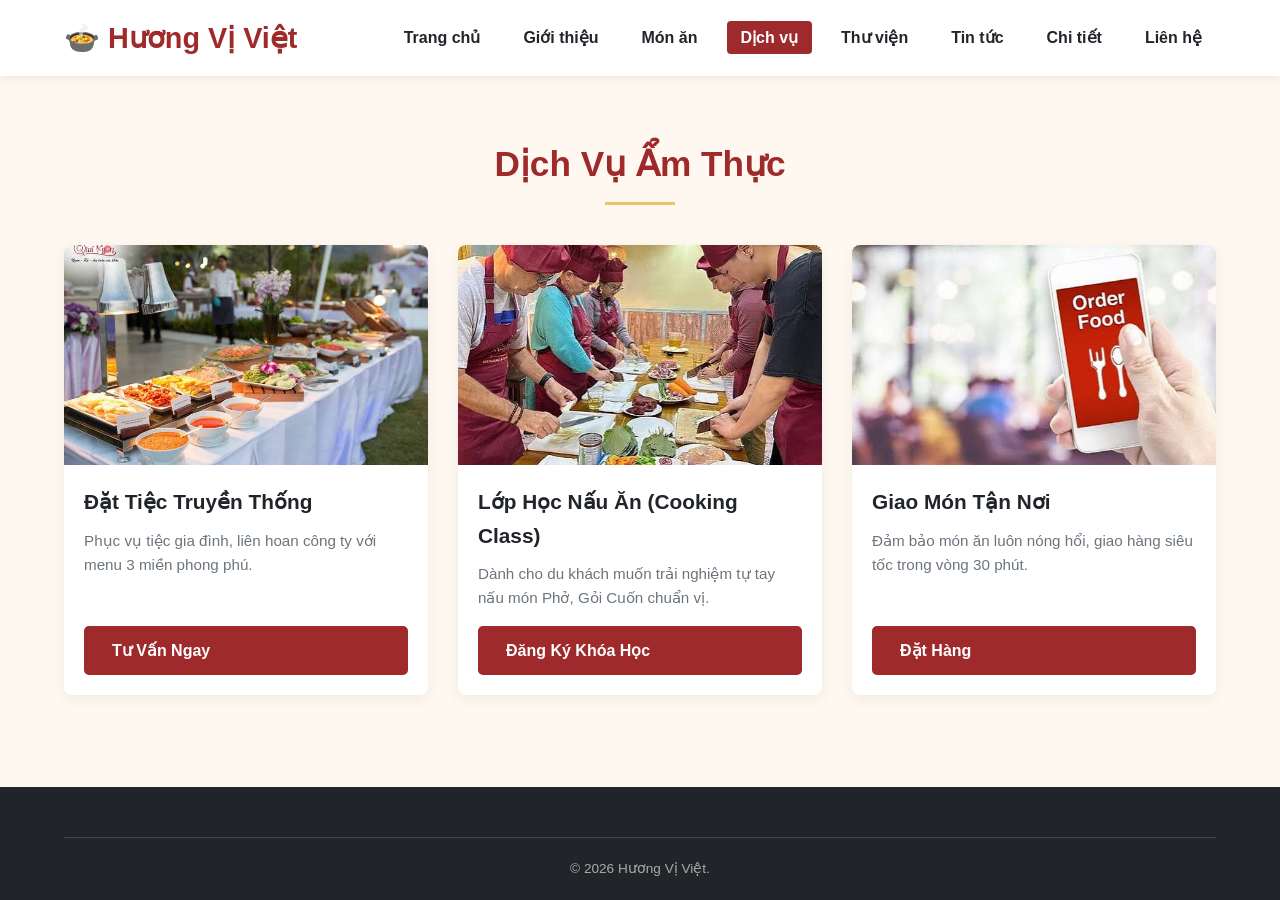
<file: services.html>
<!DOCTYPE html>
<html lang="vi">
<head>
    <meta charset="UTF-8">
    <meta name="viewport" content="width=device-width, initial-scale=1.0">
    <title>Dịch vụ - Ẩm Thực Việt Nam</title>
    <link rel="stylesheet" href="css/style.css">
</head>
<body>
    <header>
        <div class="container header-container">
            <a href="index.html" class="logo">🍲 Hương Vị Việt</a>
            <nav>
                <ul class="nav-menu">
                    <li><a href="index.html" class="nav-link">Trang chủ</a></li>
                    <li><a href="about.html" class="nav-link">Giới thiệu</a></li>
                    <li><a href="products.html" class="nav-link">Món ăn</a></li>
                    <li><a href="services.html" class="nav-link active">Dịch vụ</a></li>
                    <li><a href="gallery.html" class="nav-link">Thư viện</a></li>
                    <li><a href="blog.html" class="nav-link">Tin tức</a></li>
                    <li><a href="details.html" class="nav-link">Chi tiết</a></li>
                    <li><a href="contact.html" class="nav-link">Liên hệ</a></li>
                </ul>
            </nav>
        </div>
    </header>

    <main class="container section">
        <h1 class="section-title">Dịch Vụ Ẩm Thực</h1>
        <div class="grid">
            <article class="card">
                <img src="images/sv1.jpg" alt="Đặt tiệc" class="card-img">
                <div class="card-body">
                    <h3 class="card-title">Đặt Tiệc Truyền Thống</h3>
                    <p class="card-text">Phục vụ tiệc gia đình, liên hoan công ty với menu 3 miền phong phú.</p>
                    <a href="contact.html" class="btn">Tư Vấn Ngay</a>
                </div>
            </article>
            <article class="card">
                <img src="images/sv2.jpg" alt="Cooking Class" class="card-img">
                <div class="card-body">
                    <h3 class="card-title">Lớp Học Nấu Ăn (Cooking Class)</h3>
                    <p class="card-text">Dành cho du khách muốn trải nghiệm tự tay nấu món Phở, Gỏi Cuốn chuẩn vị.</p>
                    <a href="contact.html" class="btn">Đăng Ký Khóa Học</a>
                </div>
            </article>
            <article class="card">
                <img src="images/sv3.jpg" alt="Giao hàng" class="card-img">
                <div class="card-body">
                    <h3 class="card-title">Giao Món Tận Nơi</h3>
                    <p class="card-text">Đảm bảo món ăn luôn nóng hổi, giao hàng siêu tốc trong vòng 30 phút.</p>
                    <a href="contact.html" class="btn">Đặt Hàng</a>
                </div>
            </article>
        </div>
    </main>

    <footer>
        <div class="container footer-bottom">
            <p>&copy; 2026 Hương Vị Việt.</p>
        </div>
    </footer>
</body>
</html>
</file>
<file: css/style.css>
/* --- RESET & VARIABLES --- */
:root {
    --primary-color: #9e2a2b;   /* Đỏ trầm truyền thống */
    --secondary-color: #e9c46a; /* Vàng nghệ */
    --dark-color: #212529;      /* Đen xám */
    --light-color: #fff8f0;     /* Kem nhạt */
    --white: #ffffff;
    --gray: #6c757d;
    --border-color: #e0d6c8;
    --font-main: 'Segoe UI', Tahoma, Geneva, Verdana, sans-serif;
    --transition: all 0.3s ease;
}

* {
    margin: 0;
    padding: 0;
    box-sizing: border-box;
}

body {
    font-family: var(--font-main);
    line-height: 1.6;
    color: var(--dark-color);
    background-color: var(--light-color);
    display: flex;
    flex-direction: column;
    min-height: 100vh;
}

img {
    max-width: 100%;
    height: auto;
    display: block;
}

a {
    text-decoration: none;
    color: inherit;
}

ul {
    list-style: none;
}

.container {
    width: 90%;
    max-width: 1200px;
    margin: 0 auto;
    padding: 0 15px;
}

/* --- HEADER & NAVIGATION (Tối ưu PC & Mobile) --- */
header {
    background-color: var(--white);
    box-shadow: 0 2px 10px rgba(0,0,0,0.08);
    position: sticky;
    top: 0;
    z-index: 1000;
}

.header-container {
    display: flex;
    justify-content: space-between;
    align-items: center;
    padding: 15px 0;
}

.logo {
    font-size: 1.8rem;
    font-weight: bold;
    color: var(--primary-color);
    display: flex;
    align-items: center;
    gap: 8px;
}

.nav-menu {
    display: flex;
    gap: 15px;
}

.nav-link {
    font-weight: 600;
    color: var(--dark-color);
    padding: 8px 14px;
    border-radius: 4px;
    transition: var(--transition);
}

.nav-link:hover, .nav-link.active {
    color: var(--white);
    background-color: var(--primary-color);
}

/* --- HERO BANNER --- */
.hero {
    background: linear-gradient(rgba(0,0,0,0.6), rgba(0,0,0,0.6)), url('https://picsum.photos/1600/600?vietnam-food') center/cover no-repeat;
    color: var(--white);
    text-align: center;
    padding: 110px 20px;
}

.hero h1 {
    font-size: 3rem;
    margin-bottom: 15px;
    color: var(--secondary-color);
}

.hero p {
    font-size: 1.25rem;
    margin-bottom: 25px;
    max-width: 700px;
    margin-left: auto;
    margin-right: auto;
}

/* --- BUTTONS --- */
.btn {
    display: inline-block;
    padding: 12px 28px;
    background-color: var(--primary-color);
    color: var(--white);
    border: none;
    border-radius: 5px;
    font-weight: bold;
    cursor: pointer;
    transition: var(--transition);
}

.btn:hover {
    background-color: var(--dark-color);
}

.btn-secondary {
    background-color: var(--secondary-color);
    color: var(--dark-color);
}

.btn-secondary:hover {
    background-color: var(--primary-color);
    color: var(--white);
}

/* --- SECTIONS & GRID --- */
.section {
    padding: 60px 0;
}

.section-title {
    text-align: center;
    font-size: 2.2rem;
    margin-bottom: 40px;
    color: var(--primary-color);
    position: relative;
}

.section-title::after {
    content: '';
    width: 70px;
    height: 3px;
    background-color: var(--secondary-color);
    display: block;
    margin: 10px auto 0;
}

/* Grid tự động co giãn linh hoạt trên các cỡ màn hình */
.grid {
    display: grid;
    grid-template-columns: repeat(auto-fit, minmax(280px, 1fr));
    gap: 30px;
}

/* --- CARD COMPONENT --- */
.card {
    background-color: var(--white);
    border-radius: 8px;
    overflow: hidden;
    box-shadow: 0 4px 15px rgba(0,0,0,0.06);
    transition: var(--transition);
    display: flex;
    flex-direction: column;
}

.card:hover {
    transform: translateY(-5px);
    box-shadow: 0 8px 25px rgba(0,0,0,0.12);
}

.card-img {
    width: 100%;
    height: 220px;
    object-fit: cover;
}

.card-body {
    padding: 20px;
    flex-grow: 1;
    display: flex;
    flex-direction: column;
}

.card-title {
    font-size: 1.3rem;
    margin-bottom: 10px;
    color: var(--dark-color);
}

.card-text {
    color: var(--gray);
    font-size: 0.95rem;
    margin-bottom: 15px;
    flex-grow: 1;
}

.card-price {
    font-size: 1.25rem;
    font-weight: bold;
    color: var(--primary-color);
    margin-bottom: 15px;
}

/* --- FORM --- */
.form-group {
    margin-bottom: 20px;
}

.form-group label {
    display: block;
    margin-bottom: 8px;
    font-weight: 600;
}

.form-control {
    width: 100%;
    padding: 12px;
    border: 1px solid var(--border-color);
    border-radius: 4px;
    font-family: inherit;
}

/* --- FOOTER --- */
footer {
    background-color: var(--dark-color);
    color: var(--white);
    padding: 50px 0 20px;
    margin-top: auto;
}

.footer-grid {
    display: grid;
    grid-template-columns: repeat(auto-fit, minmax(220px, 1fr));
    gap: 30px;
    margin-bottom: 30px;
}

.footer-col h3 {
    color: var(--secondary-color);
    margin-bottom: 15px;
}

.footer-col p, .footer-col li {
    color: #ccc;
    font-size: 0.9rem;
    margin-bottom: 8px;
}

.footer-bottom {
    border-top: 1px solid #444;
    padding-top: 20px;
    text-align: center;
    font-size: 0.85rem;
    color: #aaa;
}

/* --- RESPONSIVE DESIGN (PC VS MOBILE/TABLET) --- */
/* Giao diện Tablet (<= 992px) */
@media (max-width: 992px) {
    .hero h1 {
        font-size: 2.4rem;
    }
}

/* Giao diện Mobile (<= 768px) */
@media (max-width: 768px) {
    .header-container {
        flex-direction: column;
        gap: 15px;
    }

    .nav-menu {
        flex-wrap: wrap;
        justify-content: center;
        width: 100%;
        gap: 8px;
    }

    .nav-link {
        padding: 6px 10px;
        font-size: 0.9rem;
    }

    .hero {
        padding: 60px 15px;
    }

    .hero h1 {
        font-size: 2rem;
    }

    .hero p {
        font-size: 1rem;
    }

    .section {
        padding: 40px 0;
    }

    .section-title {
        font-size: 1.8rem;
    }
}

/* Giao diện Điện thoại nhỏ (<= 480px) */
@media (max-width: 480px) {
    .nav-menu {
        display: grid;
        grid-template-columns: repeat(2, 1fr);
        text-align: center;
    }

    .nav-link {
        display: block;
        width: 100%;
    }

    .grid {
        grid-template-columns: 1fr;
    }
}
</file>
